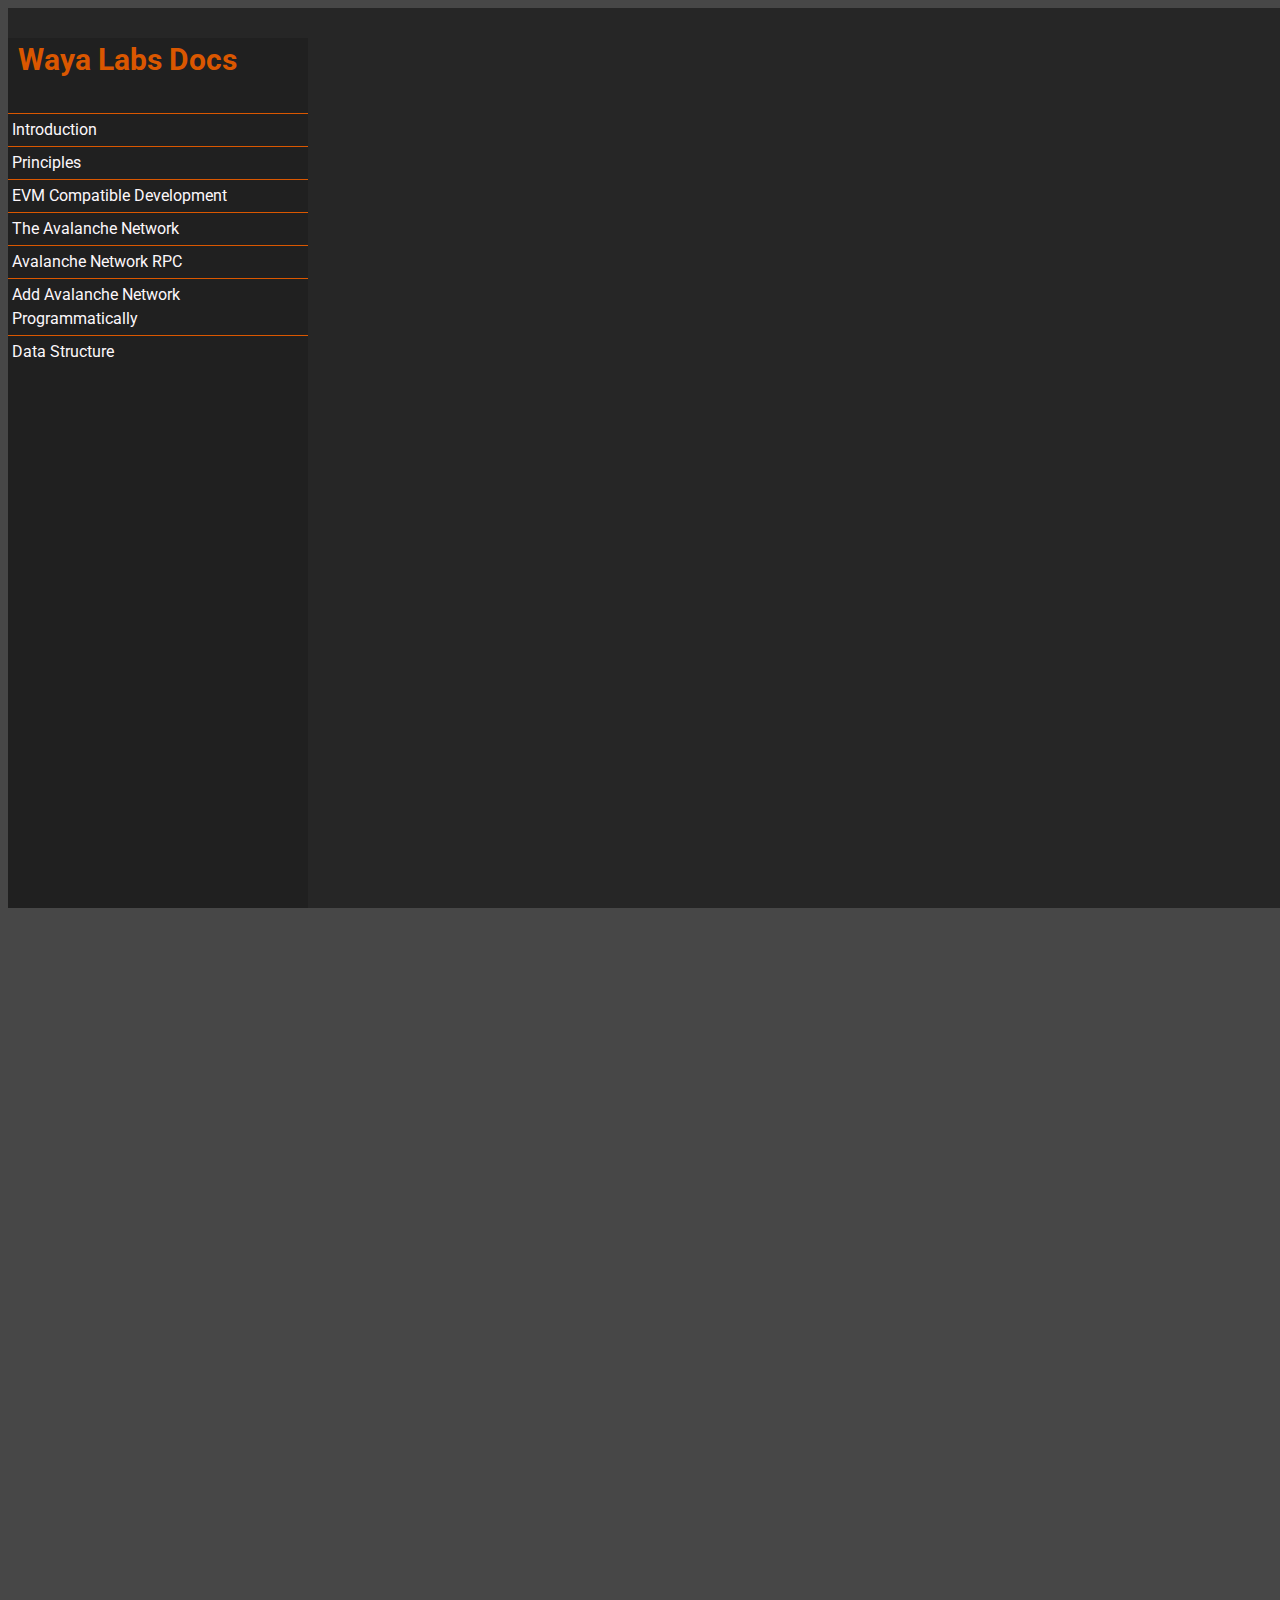
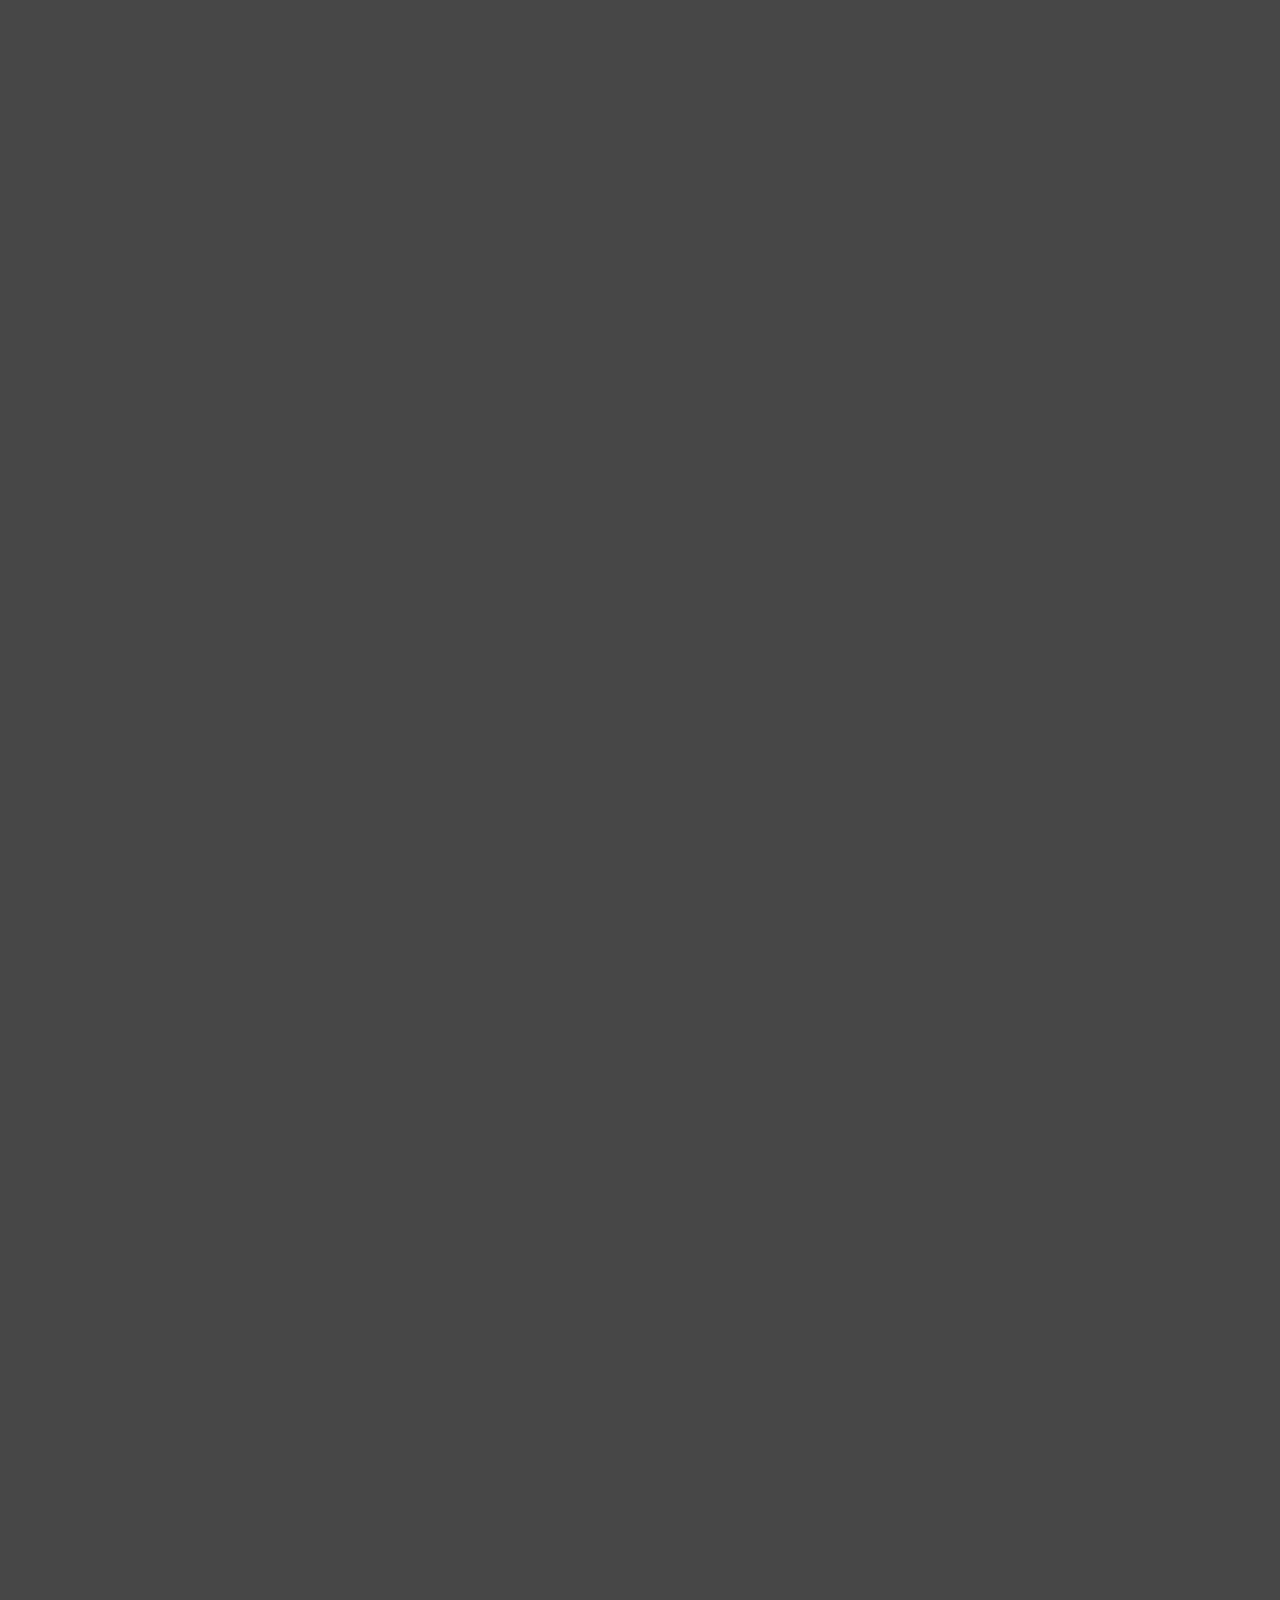
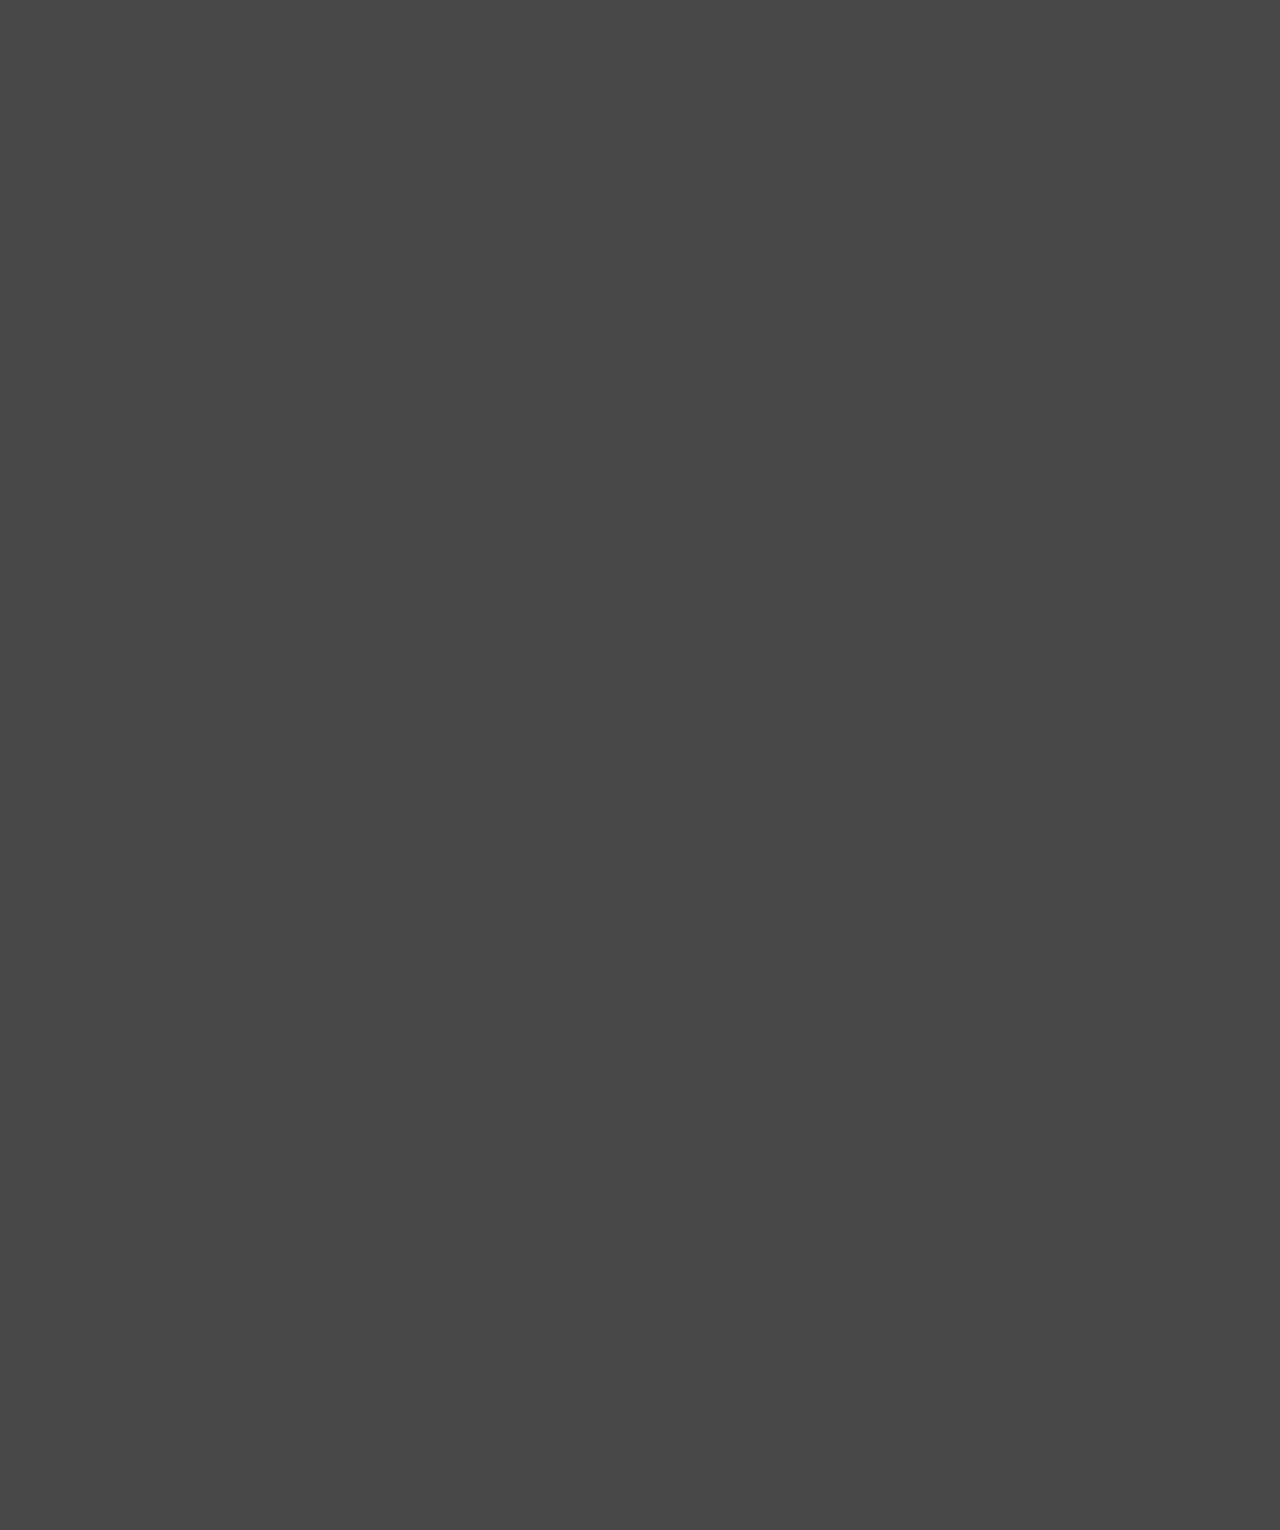
<file: fcc_responsiveweb/technical documentation/index.html>
<!DOCTYPE html><html lang="en">
  <head>
    <meta charset="UTF-8">
    <meta name="viewport" content="width=device-width, initial-scale=1.0">
    <title>waya docs</title>
    <link rel="icon" type="image/png" href="./images/waya-logo-bw.png">
    <link href="https://fonts.googleapis.com/css2?family=Roboto:wght@300;400&display=swap" rel="stylesheet">
    <link rel="stylesheet" type="text/css" href="./styles.css"/>
  </head>
  <body>
    <nav id="navbar">
      <header><h3>Waya Labs Docs</h3></header>
        <li><a class="nav-link" href="#Introduction">Introduction</a></li>
        <li><a class="nav-link" href="#Principles">Principles</a></li>
        <li><a class="nav-link" href="#EVM_Compatible_Development">EVM Compatible Development</a></li>
        <li><a class="nav-link" href="#The_Avalanche_Network">The Avalanche Network</a></li>
        <li><a class="nav-link" href="#Avalanche_Network_RPC">Avalanche Network RPC</a></li>
        <li><a class="nav-link" href="#Add_Avalanche_Network_Programmatically">Add Avalanche Network Programmatically</a></li>
        <li><a class="nav-link" href="#Data_Structure">Data Structure</a></li>
    </nav>

    <main id="main-doc">
      <section id="Introduction" class="main-section">
         <header><h3>Introduction</h3></header>
         <article>  
            <p>
              Waya Labs is a research and development Hub focus on blockchain innovation
              to drive mass adoption by building a Digital Sovereign Ecosystem (DSE) by
              integrating distributed web3 protocols to create a censorship resistance
              ecosystem for our community.
            </p>

            <p>
              Researching and testing creative and successful smart contract use cases are
              key to identify what works and what could be improved. allowing new solutions
              and utilities to emerge in a constant testing and development of new ways to
              participate in the blockchain revolution.
            </p>
              <ul>
                <li>
                  Our distributed applications will be designed with multiple insentive
                  based protocols such as work to earn for team members, learn to earn to attract
                  new users, and participate to earn to reward our community members and NFT holders
                  with access to special incubator presale allocations and a weekly lottery for
                  hodlers.
                </li>
                <li>
                  To ensure digital sovereignty it is necessary for each element of Waya Labs
                  ecosystem to operate as a distributed web3 protocol to minimize the risks
                  of a single point of failure. the initial versions might hace some centralized
                  web3 protocols temporarily, each new version will integrate decentralized interoperability
                  to replace previous centralized funtions.
                </li>
              </ul>
          </article>
        </section>
        <section id="Principles" class="main-section">
             <header><h3>Principles</h3></header>
             <article>
               <p>Research and development will focus on the following principles:</p>
                <ul>
                  <li>
                    <b>Digital Sovereign Ecosystems:</b> Build Waya Labs ecosystem on distributed networks, protocols and storage to ensure digital sovereignty for our participating community.
                  </li>
                  <li>
                    <b>Participatory Value Creation:</b> Waya Labs Team members and community will earn by participating in various forms to earn rewards, like liquidity staking, community building and work to earn initiative.
                  </li>
                  <li>
                    <b>Universal Basic Equity:</b> Community participation and deflationary tokenomics linked to automated NFT protocols will ensure value creation and build long lasting equity upside.
                  </li>
                </ul>
             </article>
        </section>
        <section id="EVM_Compatible_Development" class="main-section">
          <header><h3>EVM Compatible Development</h3></header>
          <article>
              <p>
                Ethereum has proven to be the leading blockchain platform to develop
                smart contracts, althought transaction fees remain high it is without
                a doubt the leader, altough some emerging chains are stablishing as
                some sustainable alternatives considering energy consumption, security
                and scalability abilities.
              </p>
              <p>
                Research of scalability problems in emerging Layer.1 protocols were
                key to identifying the blockchain we’ve chosen to build on.
              </p>
          </article>
        </section>
        <section id="The_Avalanche_Network" class="main-section">
          <header><h3>The Avalanche Network</h3></header>
          <article>
            <p>
              <b>Scalability:</b> designed to be massively scalable. Tri-chain structure
              with the core consensus engine is able to support a global network
              of potentially hundreds of millions of internet-connected, low latencies
              and very high transactions per second.
            </p>
            <p>
              <b>Security:</b> designed with robust high security. Avalanche provides a very
              strong guarantee of safety when the attacker is below a certain threshold,
              which can be parametrized by the system designer; it provides graceful
              degradation when the attacker exceeds this threshold. It can uphold safety
              guarantees even when the attacker exceeds 80%. It is the ﬁrst permission-less
              system to exceeds 51% attack safety threshold using the*SNOW consensus.
            </p>
            <p>
              <b>Decentralization:</b> commitment to multiple client implementations and no
              centralized control of any kind. The ecosystem is designed to avoid
              divisions between classes of users with different interests. Most importantly
              there is no distinction between miners, developers, and users, allowing
              private or public subnets to be created in a compatible environment with any
              programming language, each subnet then becomes a validator, and can also host
              it's own blockchain design and decentralized network.
            </p>
            <p>
              <b>Governance:</b> Avalanche is an inclusive platform, which enables anyone to
              connect to its network and participate in validation and governance. Any
              token holder can have a vote in selecting key ﬁnancial parameters and in
              choosing how the system evolves.
            </p>
            <p>
              <b>Interoperability:</b> designed to be a universal and ﬂexible infrastructure
              for a multitude of blockchains/assets, where the base $AVAX is used for security
              and as a unit of account for exchange. The Avalanche C-chain is a EVM dedicated
              for Smart contracts and dApp environments.
            </p>
          </article>
        </section>
        <section id="Avalanche_Network_RPC" class="main-section">
          <header><h3>Avalanche Network RPC</h3></header>
          <article>
            <p>
              You can access C-Chain through MetaMask, by defining a custom network.
              Go to MetaMask, log in, click the network dropdown, and select 'Custom RPC'.
              Data for Avalanche is as follows.
            </p>
              <h3>
                Avalanche Mainnet Settings:
              </h3>
                <code>
                  Network Name: Avalanche Mainnet C-Chain
                  New RPC URL: https://api.avax.network/ext/bc/C/rpc
                  ChainID: 43114
                  Symbol: AVAX
                  Explorer: https://snowtrace.io/
                </code>
              <h3>
                Avalanche Testnet Settings:
              </h3>
                <code>
                  Network Name: Avalanche FUJI C-Chain
                  New RPC URL: https://api.avax-test.network/ext/bc/C/rpc
                  ChainID: 43113
                  Symbol: AVAX
                  Explorer: https://testnet.snowtrace.io/
                </code>
            </article>
        </section>
        <section id="Add_Avalanche_Network_Programmatically" class="main-section">
          <header><h3>Add Avalanche Network Programmatically</h3></header>
          <article>
            <p>
              EIP-3035 is an Ethereum Improvement Proposal that defines an RPC method
              for adding Ethereum-compatible chains to wallet applications.
            </p>  
            <p>
              To add the Avalanche network to Metamask, we need to prepare t
              he data structures that will be contain all the necessary data.
            </p>
          </article>
        </section>
        <section id="Data_Structure" class="main-section">
          <header><h3>Data Structure</h3></header><article>
          <article>
            <h3>
              Main network data:
            </h3>
              <code>
                export const AVALANCHE_MAINNET_PARAMS = {
                chainId: '0xA86A',
                chainName: 'Avalanche Mainnet C-Chain',
                nativeCurrency: {
                name: 'Avalanche',
                symbol: 'AVAX',
                decimals: 18
                },
                rpcUrls: ['https://api.avax.network/ext/bc/C/rpc'],
                blockExplorerUrls: ['https://snowtrace.io/']
                }
              </code>
            <h3p> 
              Test network data: 
            </h3>
              <code>
                export const AVALANCHE_TESTNET_PARAMS = {
                chainId: '0xA869',
                chainName: 'Avalanche Testnet C-Chain',
                nativeCurrency: {
                name: 'Avalanche',
                symbol: 'AVAX',
                decimals: 18
                },
                rpcUrls: ['https://api.avax-test.network/ext/bc/C/rpc'],
                blockExplorerUrls: ['https://testnet.snowtrace.io/']
                }
              </code>
            <p>
              To add the network to MetaMask, we need to call the wallet_addEthereumChain method,
              exposed by the web3 provider.
            </p>
              <code> 
                function addAvalancheNetwork() {
                injected.getProvider().then(provider => {
                provider
                .request({
                method: 'wallet_addEthereumChain',
                params: [AVALANCHE_MAINNET_PARAMS]
                })
                .catch((error: any) => {
                console.log(error)
                })
                })
                }
              </code>
            <p>
              Where injected is initialized as a web3-react/injected-connector used to
              interface with MetaMask APIs. Usage for other popular web frameworks is similar.
            </p>    
             <h3>
               To add the test network replace:
             </h3> 
               <code>
                  AVALANCHE_MAINNET_PARAMS with AVALANCHE_TESTNET_PARAMS
               </code>
            <p>
              Typical usage pattern would be to expose a button calling that method if you get
              Wrong Network or Error connecting errors when attempting to establish a connection
              to MetaMask.
            </p>
          </article>
        </section>
    </main>
      <script src="script.js"></script>
  </body>
</html>
</file>
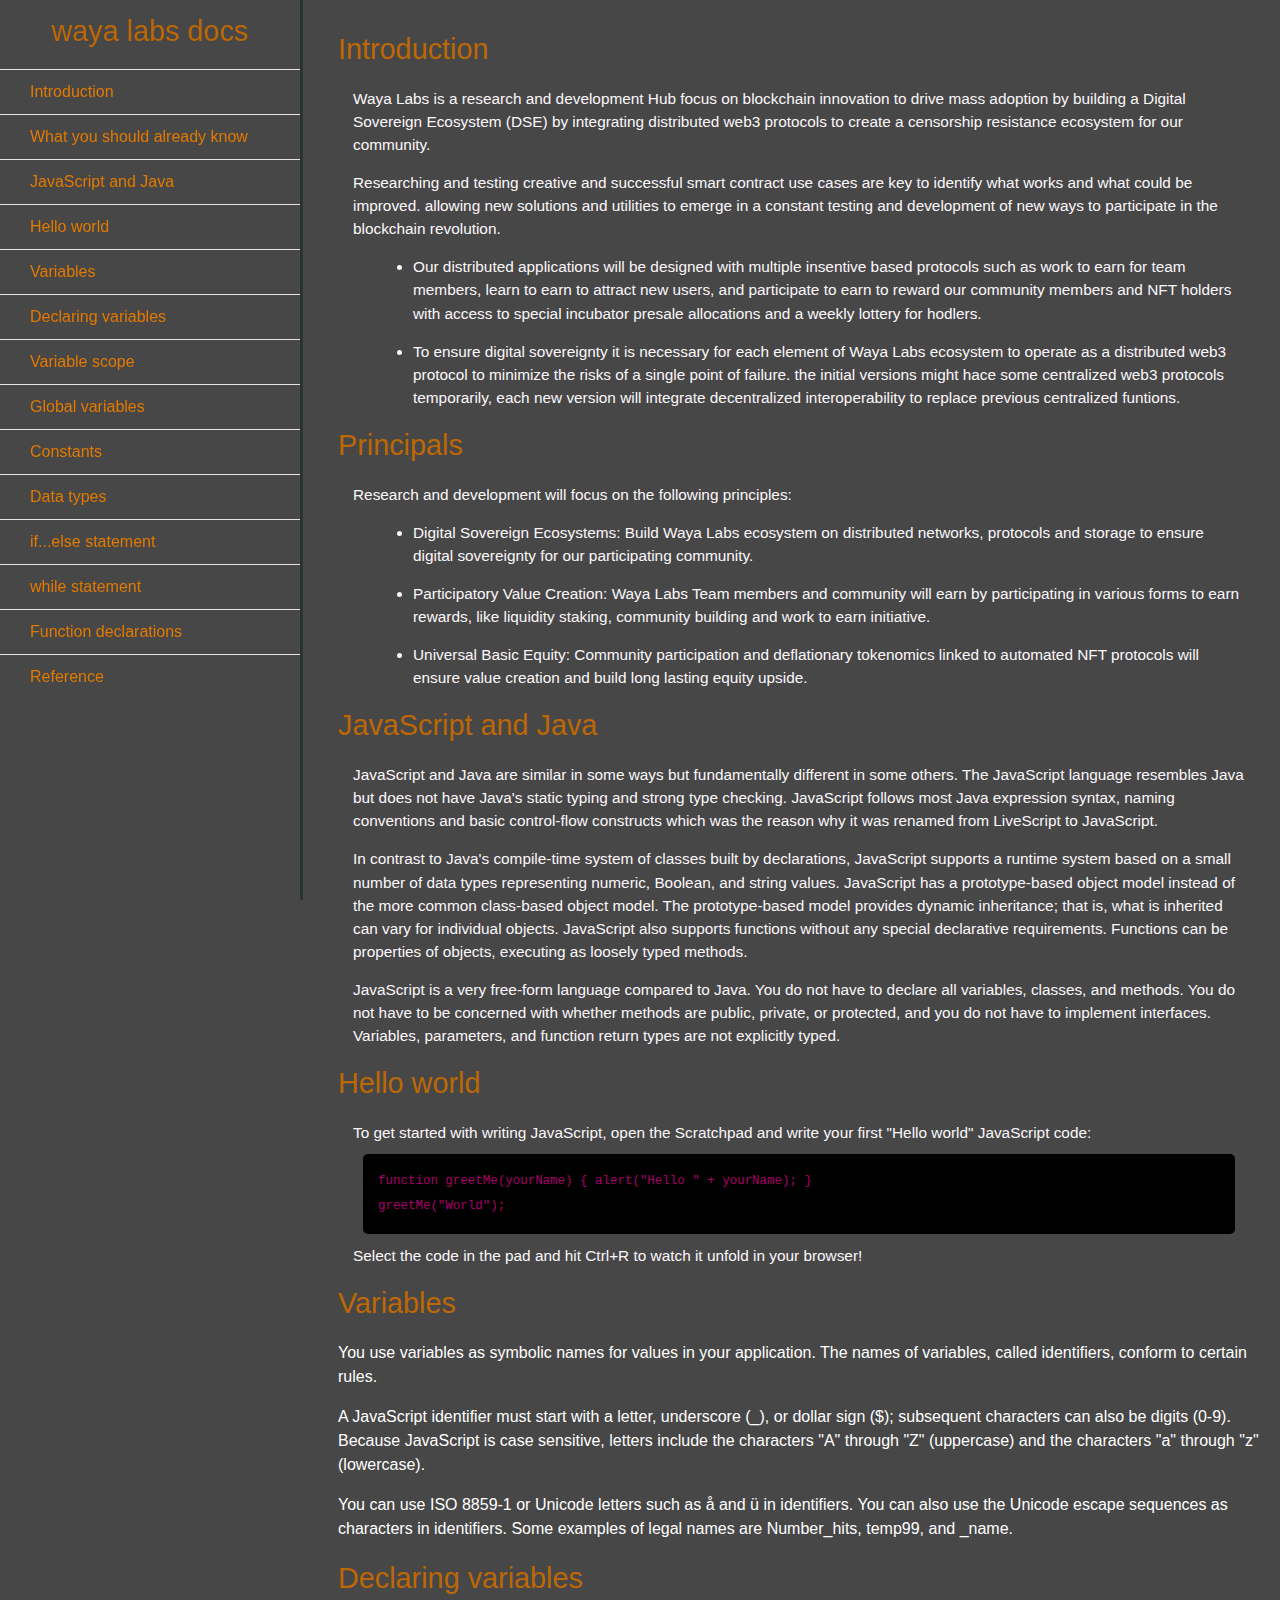
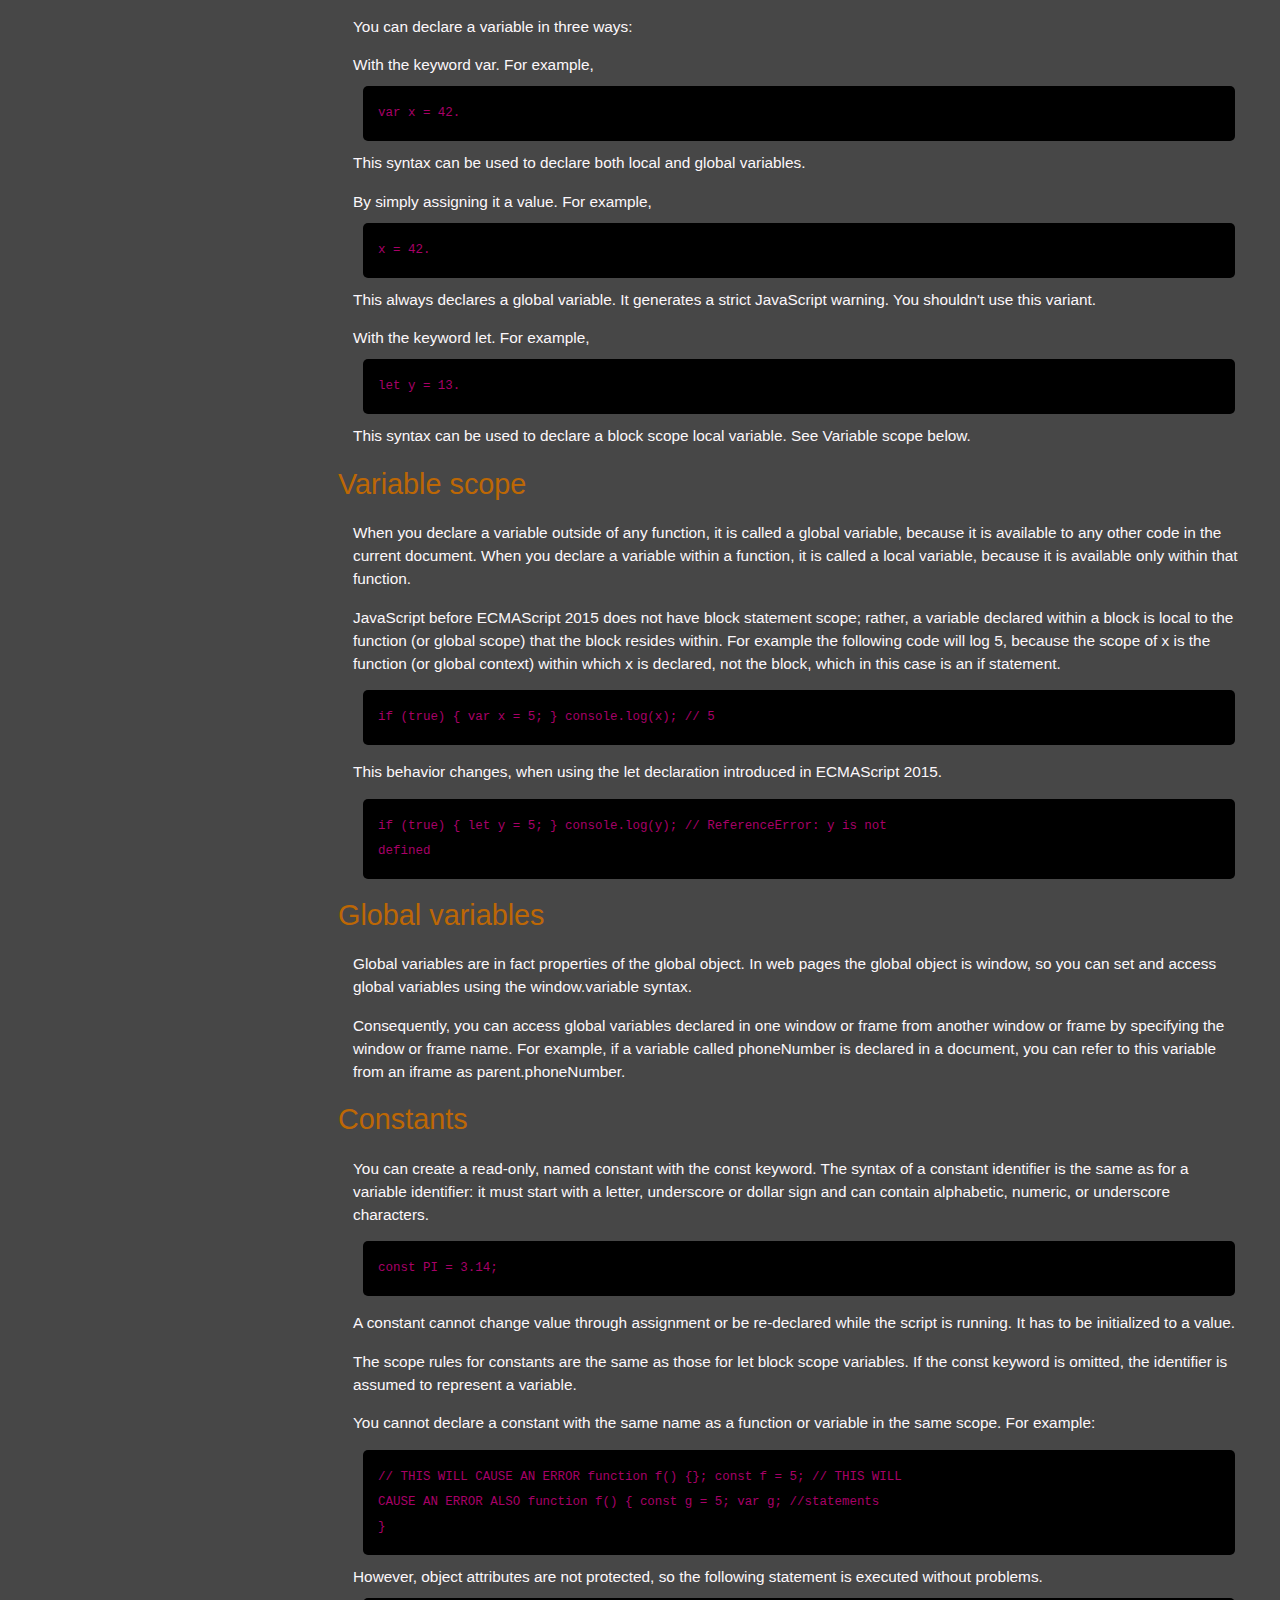
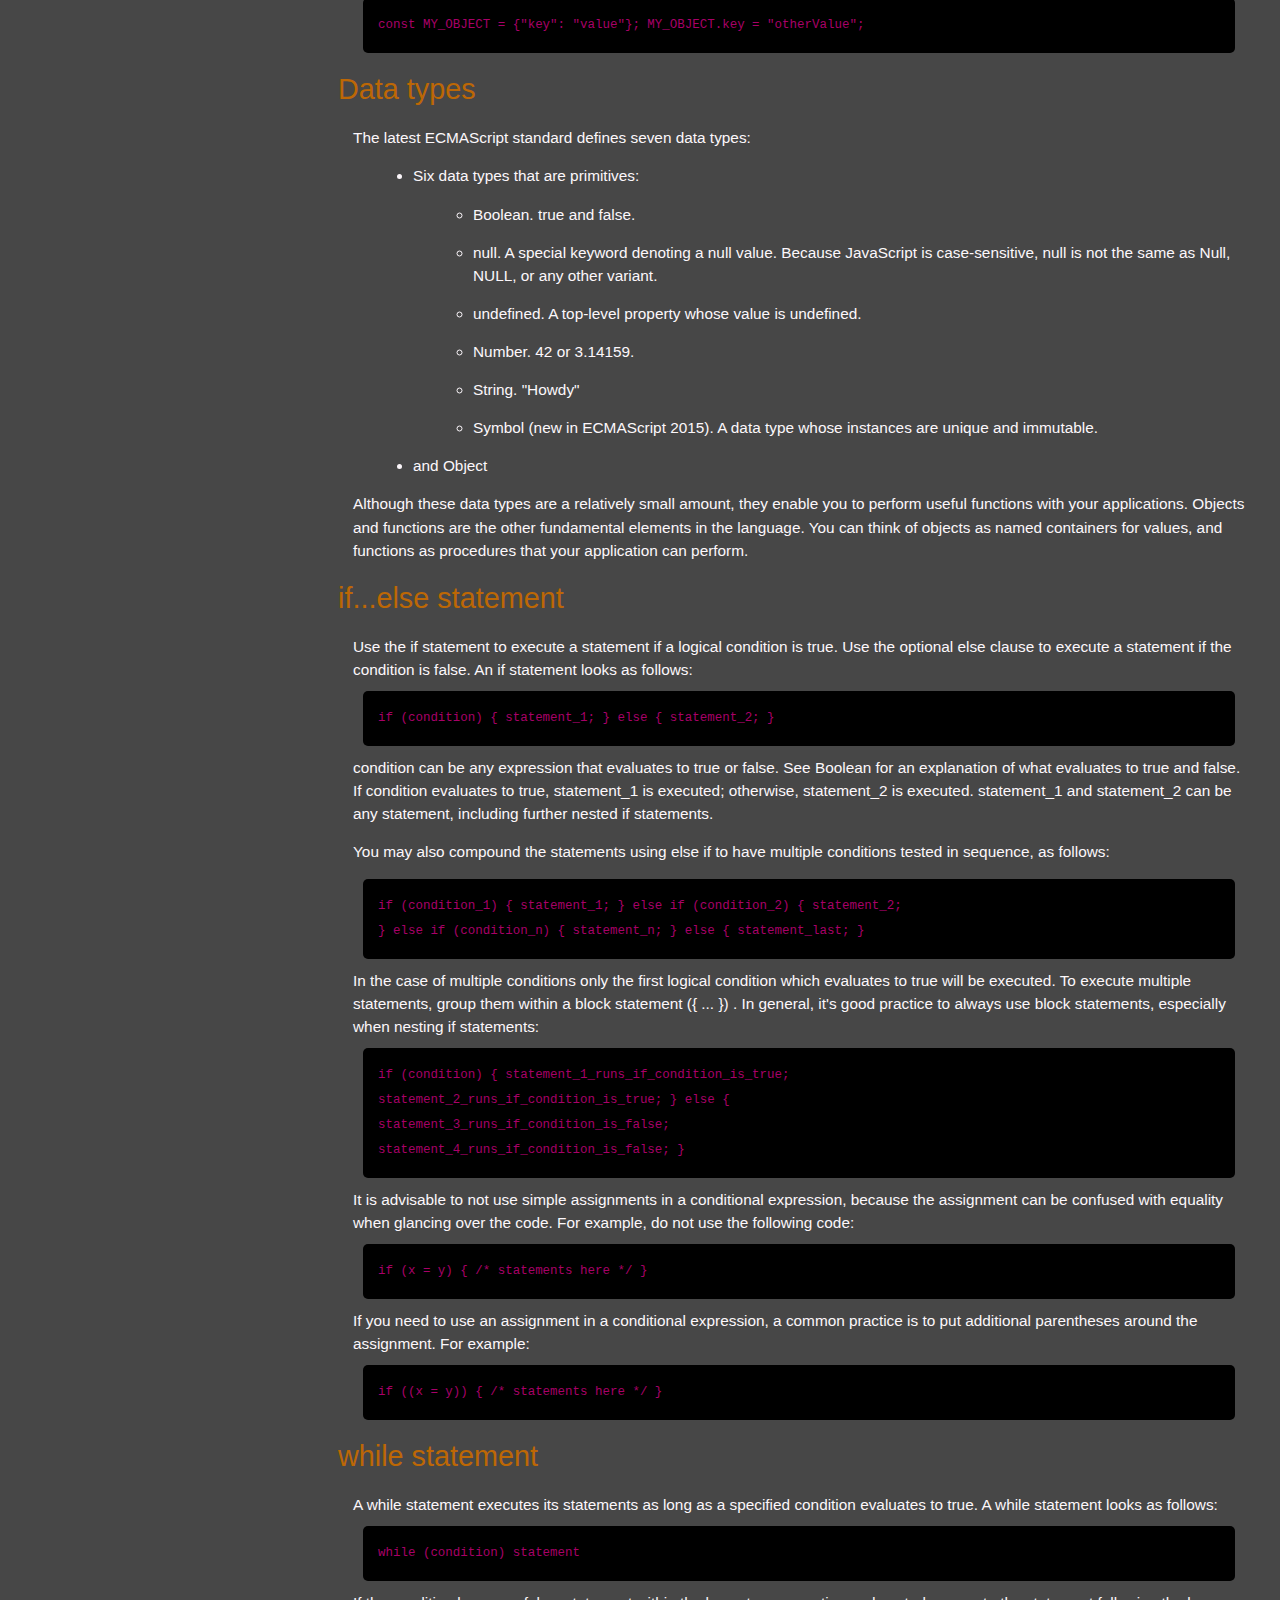
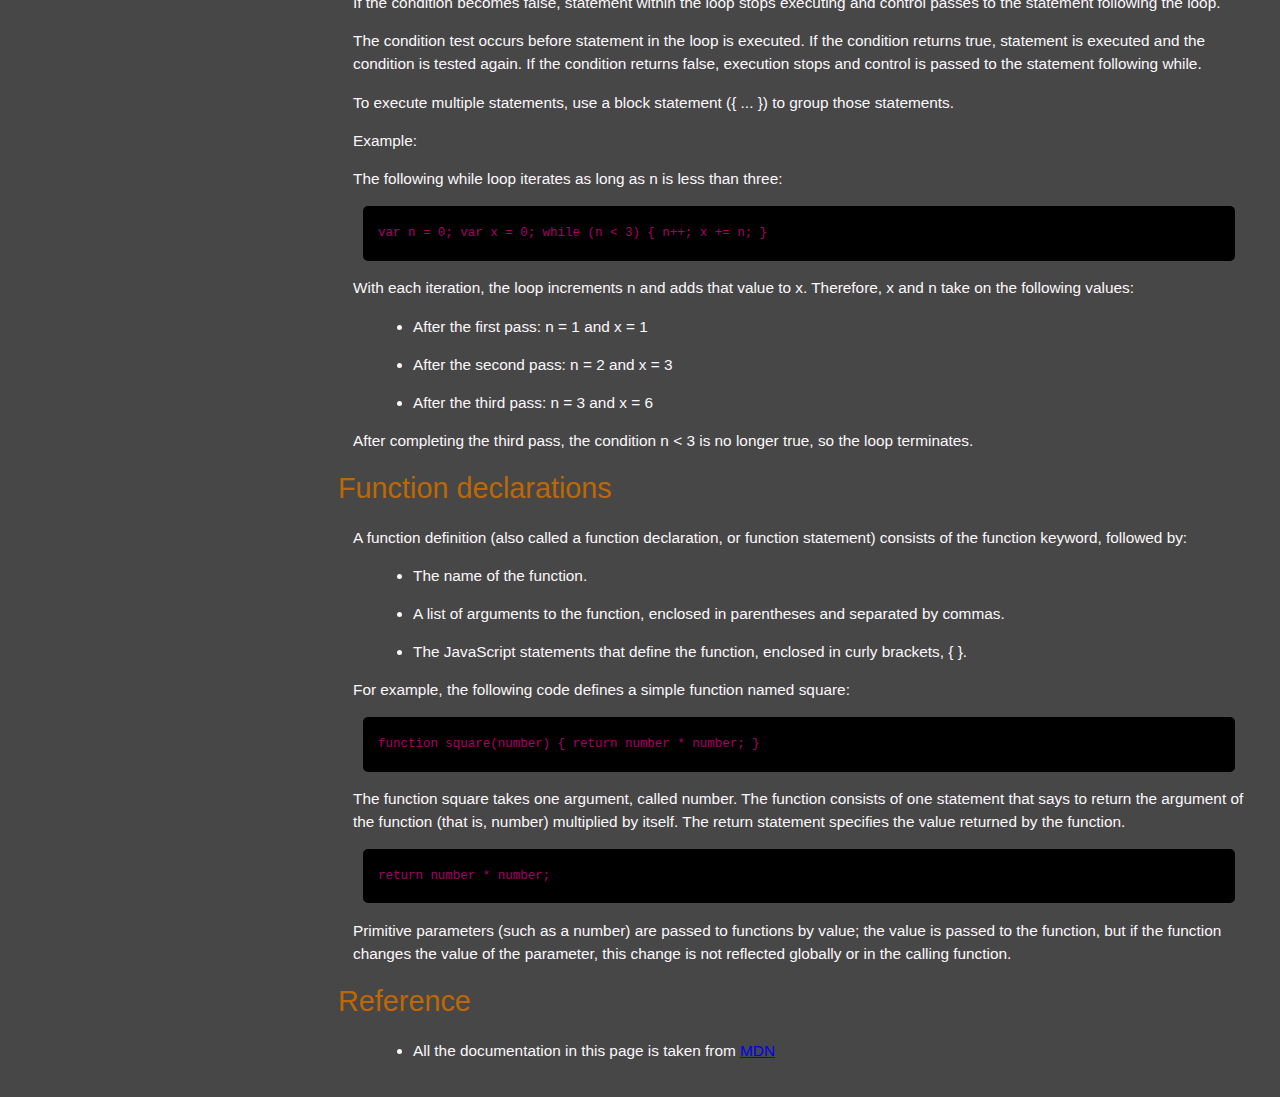
<file: freecodecamp/technical documentation/index.html>
<!DOCTYPE html>
<html lang="en">
<head>
  <meta charset="UTF-8">
  <meta name="viewport" content="width=device-width, initial-scale=1.0">
  <link rel="icon" type="image/png" href="./images/waya-logo-bw.png">
  <link href="https://fonts.googleapis.com/css2?family=Roboto:wght@300;400&display=swap" rel="stylesheet">
  <link rel="stylesheet" href="./style.css">
  <title>waya docs</title>


  <body>
  <nav id="navbar">
    <header>waya labs docs</header>
    <ul>
      <li><a class="nav-link" href="#Introduction">Introduction</a></li>
      <li>
        <a class="nav-link" href="#What_you_should_already_know"
          >What you should already know</a
        >
      </li>
      <li>
        <a class="nav-link" href="#JavaScript_and_Java">JavaScript and Java</a>
      </li>
      <li><a class="nav-link" href="#Hello_world">Hello world</a></li>
      <li><a class="nav-link" href="#Variables">Variables</a></li>
      <li>
        <a class="nav-link" href="#Declaring_variables">Declaring variables</a>
      </li>
      <li><a class="nav-link" href="#Variable_scope">Variable scope</a></li>
      <li><a class="nav-link" href="#Global_variables">Global variables</a></li>
      <li><a class="nav-link" href="#Constants">Constants</a></li>
      <li><a class="nav-link" href="#Data_types">Data types</a></li>
      <li>
        <a class="nav-link" href="#if...else_statement">if...else statement</a>
      </li>
      <li><a class="nav-link" href="#while_statement">while statement</a></li>
      <li>
        <a class="nav-link" href="#Function_declarations"
          >Function declarations</a
        >
      </li>
      <li><a class="nav-link" href="#Reference">Reference</a></li>
    </ul>
  </nav>
  <main id="main-doc">
    <section class="main-section" id="Introduction">
      <header>Introduction</header>
      <article>
        <p>
            Waya Labs is a research and development Hub focus on blockchain innovation
            to drive mass adoption by building a Digital Sovereign Ecosystem (DSE) by 
            integrating distributed web3 protocols to  create a censorship resistance 
            ecosystem for our community.
        </p>
  
        <p>
            Researching and testing creative and successful smart contract use cases are 
            key to identify what works and what could be improved. allowing new solutions 
            and utilities to emerge in a constant testing and development of new ways to 
            participate in the blockchain revolution.
        </p>
        <ul>
          <li>
            Our distributed applications will be designed with multiple insentive
            based protocols such as work to earn for team members, learn to earn to attract 
            new users, and participate to earn to reward our community members and NFT holders
            with access to special incubator presale allocations and a weekly lottery for 
            hodlers.
          </li>
          <li>
           To ensure digital sovereignty it is necessary for each element of Waya Labs 
           ecosystem to operate as a distributed web3 protocol to minimize the risks
           of a single point of failure. the initial versions might hace some centralized 
           web3 protocols temporarily, each new version will integrate decentralized interoperability
           to replace previous centralized funtions.
          </li>
        </ul>
      </article>
    </section>
    <section class="main-section" id="What_you_should_already_know">
      <header>Principals</header>
      <article>
        <p>Research and development will focus on the following principles:</p>
  
        <ul>
          <li>
            Digital Sovereign Ecosystems: Build Waya Labs ecosystem on distributed networks, protocols and storage to ensure digital sovereignty for our participating community. 
        </li>
          <li>Participatory Value Creation: Waya Labs Team members and community will earn by participating in various forms to earn rewards, like liquidity staking, community building and work to earn initiative.</li>
          <li>
            Universal Basic Equity: Community participation and deflationary tokenomics linked to automated NFT protocols will ensure value creation and build long lasting equity upside.
          </li>
        </ul>
      </article>
    </section>
    <section class="main-section" id="JavaScript_and_Java">
      <header>JavaScript and Java</header>
      <article>
        <p>
          JavaScript and Java are similar in some ways but fundamentally different
          in some others. The JavaScript language resembles Java but does not have
          Java's static typing and strong type checking. JavaScript follows most
          Java expression syntax, naming conventions and basic control-flow
          constructs which was the reason why it was renamed from LiveScript to
          JavaScript.
        </p>
  
        <p>
          In contrast to Java's compile-time system of classes built by
          declarations, JavaScript supports a runtime system based on a small
          number of data types representing numeric, Boolean, and string values.
          JavaScript has a prototype-based object model instead of the more common
          class-based object model. The prototype-based model provides dynamic
          inheritance; that is, what is inherited can vary for individual objects.
          JavaScript also supports functions without any special declarative
          requirements. Functions can be properties of objects, executing as
          loosely typed methods.
        </p>
        <p>
          JavaScript is a very free-form language compared to Java. You do not
          have to declare all variables, classes, and methods. You do not have to
          be concerned with whether methods are public, private, or protected, and
          you do not have to implement interfaces. Variables, parameters, and
          function return types are not explicitly typed.
        </p>
      </article>
    </section>
    <section class="main-section" id="Hello_world">
      <header>Hello world</header>
      <article>
        To get started with writing JavaScript, open the Scratchpad and write your
        first "Hello world" JavaScript code:
        <code
          >function greetMe(yourName) { alert("Hello " + yourName); }
          greetMe("World");
        </code>
  
        Select the code in the pad and hit Ctrl+R to watch it unfold in your
        browser!
      </article>
    </section>
    <section class="main-section" id="Variables">
      <header>Variables</header>
      <p>
        You use variables as symbolic names for values in your application. The
        names of variables, called identifiers, conform to certain rules.
      </p>
      <p>
        A JavaScript identifier must start with a letter, underscore (_), or
        dollar sign ($); subsequent characters can also be digits (0-9). Because
        JavaScript is case sensitive, letters include the characters "A" through
        "Z" (uppercase) and the characters "a" through "z" (lowercase).
      </p>
      <p>
        You can use ISO 8859-1 or Unicode letters such as å and ü in identifiers.
        You can also use the Unicode escape sequences as characters in
        identifiers. Some examples of legal names are Number_hits, temp99, and
        _name.
      </p>
    </section>
    <section class="main-section" id="Declaring_variables">
      <header>Declaring variables</header>
      <article>
        You can declare a variable in three ways:
        <p>
          With the keyword var. For example, <code>var x = 42.</code> This syntax
          can be used to declare both local and global variables.
        </p>
        <p>
          By simply assigning it a value. For example, <code>x = 42.</code> This
          always declares a global variable. It generates a strict JavaScript
          warning. You shouldn't use this variant.
        </p>
        <p>
          With the keyword let. For example,<code> let y = 13.</code> This syntax
          can be used to declare a block scope local variable. See Variable scope
          below.
        </p>
      </article>
    </section>
    <section class="main-section" id="Variable_scope">
      <header>Variable scope</header>
      <article>
        <p>
          When you declare a variable outside of any function, it is called a
          global variable, because it is available to any other code in the
          current document. When you declare a variable within a function, it is
          called a local variable, because it is available only within that
          function.
        </p>
  
        <p>
          JavaScript before ECMAScript 2015 does not have block statement scope;
          rather, a variable declared within a block is local to the function (or
          global scope) that the block resides within. For example the following
          code will log 5, because the scope of x is the function (or global
          context) within which x is declared, not the block, which in this case
          is an if statement.
        </p>
        <code>if (true) { var x = 5; } console.log(x); // 5</code>
        <p>
          This behavior changes, when using the let declaration introduced in
          ECMAScript 2015.
        </p>
  
        <code
          >if (true) { let y = 5; } console.log(y); // ReferenceError: y is not
          defined</code
        >
      </article>
    </section>
    <section class="main-section" id="Global_variables">
      <header>Global variables</header>
      <article>
        <p>
          Global variables are in fact properties of the global object. In web
          pages the global object is window, so you can set and access global
          variables using the window.variable syntax.
        </p>
  
        <p>
          Consequently, you can access global variables declared in one window or
          frame from another window or frame by specifying the window or frame
          name. For example, if a variable called phoneNumber is declared in a
          document, you can refer to this variable from an iframe as
          parent.phoneNumber.
        </p>
      </article>
    </section>
    <section class="main-section" id="Constants">
      <header>Constants</header>
      <article>
        <p>
          You can create a read-only, named constant with the const keyword. The
          syntax of a constant identifier is the same as for a variable
          identifier: it must start with a letter, underscore or dollar sign and
          can contain alphabetic, numeric, or underscore characters.
        </p>
  
        <code>const PI = 3.14;</code>
        <p>
          A constant cannot change value through assignment or be re-declared
          while the script is running. It has to be initialized to a value.
        </p>
  
        <p>
          The scope rules for constants are the same as those for let block scope
          variables. If the const keyword is omitted, the identifier is assumed to
          represent a variable.
        </p>
  
        <p>
          You cannot declare a constant with the same name as a function or
          variable in the same scope. For example:
        </p>
  
        <code
          >// THIS WILL CAUSE AN ERROR function f() {}; const f = 5; // THIS WILL
          CAUSE AN ERROR ALSO function f() { const g = 5; var g; //statements
          }</code
        >
        However, object attributes are not protected, so the following statement
        is executed without problems.
        <code
          >const MY_OBJECT = {"key": "value"}; MY_OBJECT.key = "otherValue";</code
        >
      </article>
    </section>
    <section class="main-section" id="Data_types">
      <header>Data types</header>
      <article>
        <p>The latest ECMAScript standard defines seven data types:</p>
        <ul>
          <li>
            <p>Six data types that are primitives:</p>
            <ul>
              <li>Boolean. true and false.</li>
              <li>
                null. A special keyword denoting a null value. Because JavaScript
                is case-sensitive, null is not the same as Null, NULL, or any
                other variant.
              </li>
              <li>undefined. A top-level property whose value is undefined.</li>
              <li>Number. 42 or 3.14159.</li>
              <li>String. "Howdy"</li>
              <li>
                Symbol (new in ECMAScript 2015). A data type whose instances are
                unique and immutable.
              </li>
            </ul>
          </li>
  
          <li>and Object</li>
        </ul>
        Although these data types are a relatively small amount, they enable you
        to perform useful functions with your applications. Objects and functions
        are the other fundamental elements in the language. You can think of
        objects as named containers for values, and functions as procedures that
        your application can perform.
      </article>
    </section>
    <section class="main-section" id="if...else_statement">
      <header>if...else statement</header>
      <article>
        Use the if statement to execute a statement if a logical condition is
        true. Use the optional else clause to execute a statement if the condition
        is false. An if statement looks as follows:
  
        <code>if (condition) { statement_1; } else { statement_2; }</code>
        condition can be any expression that evaluates to true or false. See
        Boolean for an explanation of what evaluates to true and false. If
        condition evaluates to true, statement_1 is executed; otherwise,
        statement_2 is executed. statement_1 and statement_2 can be any statement,
        including further nested if statements.
        <p>
          You may also compound the statements using else if to have multiple
          conditions tested in sequence, as follows:
        </p>
        <code
          >if (condition_1) { statement_1; } else if (condition_2) { statement_2;
          } else if (condition_n) { statement_n; } else { statement_last; }
        </code>
        In the case of multiple conditions only the first logical condition which
        evaluates to true will be executed. To execute multiple statements, group
        them within a block statement ({ ... }) . In general, it's good practice
        to always use block statements, especially when nesting if statements:
  
        <code
          >if (condition) { statement_1_runs_if_condition_is_true;
          statement_2_runs_if_condition_is_true; } else {
          statement_3_runs_if_condition_is_false;
          statement_4_runs_if_condition_is_false; }</code
        >
        It is advisable to not use simple assignments in a conditional expression,
        because the assignment can be confused with equality when glancing over
        the code. For example, do not use the following code:
        <code>if (x = y) { /* statements here */ }</code> If you need to use an
        assignment in a conditional expression, a common practice is to put
        additional parentheses around the assignment. For example:
  
        <code>if ((x = y)) { /* statements here */ }</code>
      </article>
    </section>
    <section class="main-section" id="while_statement">
      <header>while statement</header>
      <article>
        A while statement executes its statements as long as a specified condition
        evaluates to true. A while statement looks as follows:
  
        <code>while (condition) statement</code> If the condition becomes false,
        statement within the loop stops executing and control passes to the
        statement following the loop.
  
        <p>
          The condition test occurs before statement in the loop is executed. If
          the condition returns true, statement is executed and the condition is
          tested again. If the condition returns false, execution stops and
          control is passed to the statement following while.
        </p>
  
        <p>
          To execute multiple statements, use a block statement ({ ... }) to group
          those statements.
        </p>
  
        Example:
  
        <p>The following while loop iterates as long as n is less than three:</p>
  
        <code>var n = 0; var x = 0; while (n &lt; 3) { n++; x += n; }</code>
        <p>
          With each iteration, the loop increments n and adds that value to x.
          Therefore, x and n take on the following values:
        </p>
  
        <ul>
          <li>After the first pass: n = 1 and x = 1</li>
          <li>After the second pass: n = 2 and x = 3</li>
          <li>After the third pass: n = 3 and x = 6</li>
        </ul>
        <p>
          After completing the third pass, the condition n &lt; 3 is no longer
          true, so the loop terminates.
        </p>
      </article>
    </section>
    <section class="main-section" id="Function_declarations">
      <header>Function declarations</header>
      <article>
        A function definition (also called a function declaration, or function
        statement) consists of the function keyword, followed by:
  
        <ul>
          <li>The name of the function.</li>
          <li>
            A list of arguments to the function, enclosed in parentheses and
            separated by commas.
          </li>
          <li>
            The JavaScript statements that define the function, enclosed in curly
            brackets, { }.
          </li>
        </ul>
        <p>
          For example, the following code defines a simple function named square:
        </p>
  
        <code>function square(number) { return number * number; }</code>
        <p>
          The function square takes one argument, called number. The function
          consists of one statement that says to return the argument of the
          function (that is, number) multiplied by itself. The return statement
          specifies the value returned by the function.
        </p>
        <code>return number * number;</code>
        <p>
          Primitive parameters (such as a number) are passed to functions by
          value; the value is passed to the function, but if the function changes
          the value of the parameter, this change is not reflected globally or in
          the calling function.
        </p>
      </article>
    </section>
    <section class="main-section" id="Reference">
      <header>Reference</header>
      <article>
        <ul>
          <li>
            All the documentation in this page is taken from
            <a
              href="https://developer.mozilla.org/en-US/docs/Web/JavaScript/Guide"
              target="_blank"
              >MDN</a
            >
          </li>
        </ul>
      </article>
    </section>
  </main>
  
</html>
</file>
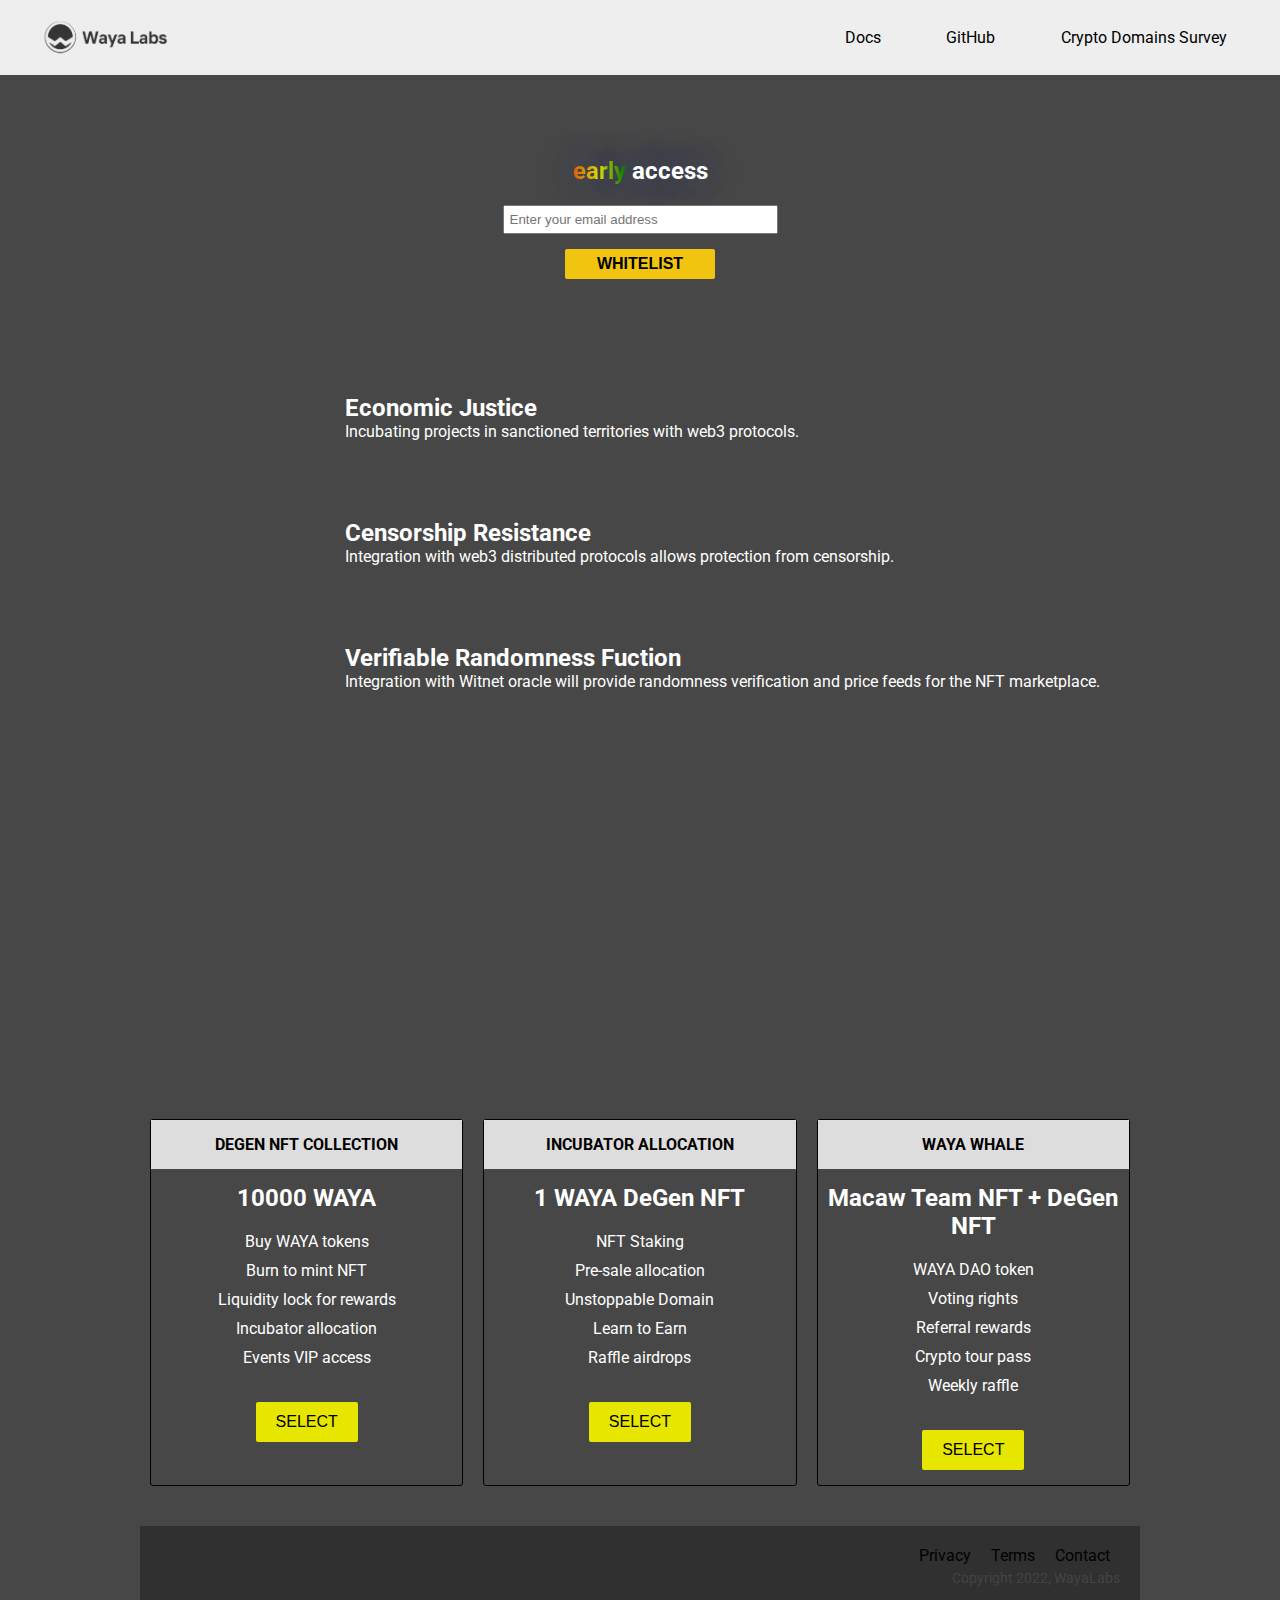
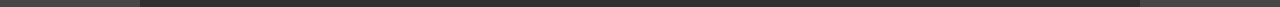
<file: freecodecamp/test pad/index.html>
<!DOCTYPE html>
<html lang="en">
<head>
    <meta charset="UTF-8">
    <meta name="viewport" content="width=device-width, initial-scale=1.0">
    
    <link rel="icon" type="image/png"  href="./images/wayalabs-logo-trans.png">
    <link href="https://fonts.googleapis.com/css2?family=Roboto:wght@300;400&display=swap" rel="stylesheet">
    <link rel="stylesheet" href="./styles.css">
    
    <title>landing-page</title>
   
</head>
<body>
    <div id="page-wrapper">

  <header id="header">
      <div class="logo">
        <img
        id="header-img"
        src="./images/wayalabs-logo-trans.png"
        alt="wayalabs-logo-trans"
        />
      </div>

      <nav id="nav-bar">
        <ul>
          <li><a class="nav-link" href="#docs">Docs</a></li>
          <li><a class="nav-link" href="#">GitHub</a></li>
          <li><a class="nav-link" href="#survey">Crypto Domains Survey</a></li>
        </ul>
      </nav>
  </header>

    <div class="container">

      <section id="hero">
        <h2 class="text-glow">
          <span class="text-gradient">early</span>
          <class="text-glow">access
        </h2>

        <form id="form" action="https://www.freecodecamp.com/email-submit">
          <input name="email" id="email" type="email" placeholder="Enter your email address" required />
          <input id="submit" type="submit" value="Whitelist" class="btn" />
        </form>
      </section>
<main>
      <div class="container">
        <section id="features">
          <div class="grid">
            <div class="icon"><i class="fa-hexagon-vertical-nft"></i></div>
            <div class="desc">
              <h2>Economic Justice</h2>
              <p>
                Incubating projects in sanctioned territories with web3 protocols.
              </p>
            </div>
          </div>
          <div class="grid">
            <div class="icon"><i class="fa fa-3x fa-truck"></i></div>
            <div class="desc">
              <h2>Censorship Resistance</h2>
              <p>
                Integration with web3 distributed protocols allows protection from censorship.
              </p>
            </div>
          </div>
          <div class="grid">
            <div class="icon">
              <i class="fa fa-3x fa-battery-full" aria-hidden="true"></i>
            </div>
            <div class="desc">
              <h2>Verifiable Randomness Fuction</h2>
              <p>
                Integration with Witnet oracle will provide randomness verification and price feeds for the NFT marketplace.
              </p>
            </div>
          </div>
        </section>
  </main>
  <section id="how-it-works">
    <iframe id="video" height="315" src="https://youtu.be/Zm6uZzZwLSg rel=0&amp;controls=0&amp;showinfo=0" frameborder="0" allowfullscreen></iframe>
  </section>
  <section id="pricing">
    <div class="product" id="tenor">
      <div class="level">DeGen NFT Collection</div>
      <h2>10000 WAYA</h2>
      <ol>
        <li>Buy WAYA tokens</li>
        <li>Burn to mint NFT</li>
        <li>Liquidity lock for rewards</li>
        <li>Incubator allocation</li>
        <li>Events VIP access</li>
      </ol>
      <button class="btn">Select</button>
    </div>
    <div class="product" id="bass">
      <div class="level">Incubator allocation</div>
      <h2>1 WAYA DeGen NFT</h2>
      <ol>
        <li>NFT Staking</li>
        <li>Pre-sale allocation</li>
        <li>Unstoppable Domain</li>
        <li>Learn to Earn</li>
        <li>Raffle airdrops</li>
      </ol>
      <button class="btn">Select</button>
    </div>
    <div class="product" id="valve">
      <div class="level">WAYA Whale</div>
      <h2>Macaw Team NFT + DeGen NFT
      </h2>
      <ol>
        <li>WAYA DAO token</li>
        <li>Voting rights</li>
        <li>Referral rewards</li>
        <li>Crypto tour pass</li>
        <li>Weekly raffle</li>
      </ol>
      <button class="btn">Select</button>
    </div>
  </section>
  <footer>
    <ul>
      <li><a href="#">Privacy</a></li>
      <li><a href="#">Terms</a></li>
      <li><a href="#">Contact</a></li>
    </ul>
    <span>Copyright 2022, WayaLabs </span>
  </footer>

</body>
</html>
</file>
<file: fcc_responsiveweb/technical documentation/styles.css>
@import url("https://fonts.googleapis.com/css2?family=Roboto:wght@400;700&display=swap");

html,
body {
  width: 100%;
  height: 100%;
  color: #fcf7fb;
  background-color: #1f1f1fd2;
  font-family: 'Roboto', sans-serif;
  line-height: 1.5;
  overflow-x: hidden;
}

header {
  color: #da5700;
  font-size: 30px;
  margin: 10px;
  font-size: 1.8em;
  font-weight:thin;
}
#navbar {
  position: relative;
  background-color: #1f1f1fd2;
  min-width: 290px;
  top: 0;
  left: 0;
  width: 300px;
  height: 100%;
  margin-bottom: 10px;
}

#navbar header {
  color: #da5700;
  font-size: 20px;
  font-size: 1.6em;  
}

#navbar ul {
  height: 88%;
  padding: 2.5x;
  border-radius: 10%;
  color: #1f1f1fd2;
  overflow-y: auto;
  overflow-x: auto;
  border: 1px ;
  list-style: none;
  position: relative;
  left: -20px;
  padding: 15px;
  border-bottom: dotted 1px;
}

#navbar li {
  color: #da5700;
  border-top: 1px solid;
  list-style: none;
  position: relative;
  width: 100%;
}

#navbar a {
  display: block;
  padding: 4px;
  color: #fcf7fb;
  text-decoration: none;
  cursor: pointer;
}
#main-doc header {
  position: center;
  font-size: 30px;
  margin: 10px;
  padding: 0px;
  font-size:  1.8em;
  font-weight: thin;
}

#main-doc {
  position: relative;
  margin-left: 10px;
  padding: 20px;
  margin-bottom: 110px;
}

section article {
  color: #fcf7fb;
  margin: 15px;
  font-size: 0.96em;
}

section li {
  margin: 15px 0px 0px 20px;
}

code {
  color: #b0bd02;  
  display: block;
  text-align: left;
  white-space: pre-line;
  position: relative;
  word-break: normal;
  word-wrap: normal;
  line-height: 2;
  background-color: #000000;
  padding: 15px;
  margin: 10px;
  border-radius: 10px;
}

@media only screen and (max-width: 815px) {
  /* For mobile phones: */
  #navbar ul {
    border: 1px solid;
    height: 207px;
  }

  #navbar {
    background-color:#1f1f1fd2;
    position: absolute;
    top: 0;
    padding: 0;
    margin: 0;
    width: 100%;
    max-height: 275px;
    border: none;
    z-index: 1;
    border-bottom: 2px solid;
  }

  #main-doc {
    position: relative;
    margin-left: 0px;
    margin-top: 270px;
  }
}

@media only screen and (max-width: 400px) {
  #main-doc {
    margin-left: -10px;
  }

  code {
    margin-left: -20px;
    width: 100%;
    padding: 15px;
    padding-left: 10px;
    padding-right: 45px;
    min-width: 233px;
  }
}
</file>
<file: freecodecamp/technical documentation/style.css>
html,
body {
  min-width: 290px;
  color: #fff;
  background-color: #474747;
  font-family: 'Open Sans', Arial, sans-serif;
  line-height: 1.5;
}

#navbar {
  position: fixed;
  min-width: 290px;
  top: 0px;
  left: 0px;
  width: 300px;
  height: 100%;
  border-right: solid;
  border-color: rgba(0, 22, 22, 0.4);
}

header {
  color: #bd6705;
  margin: 10px;
  text-align: center;
  font-size: 1.8em;
  font-weight: thin;
}

#main-doc header {
  text-align: left;
  margin: 0px;
}

#navbar ul {
  height: 88%;
  padding: 0;
  overflow-y: auto;
  overflow-x: hidden;
}

#navbar li {
  color: #ebe4dc;
  border-top: 1px solid;
  list-style: none;
  position: relative;
  width: 100%;
}

#navbar a {
  display: block;
  padding: 10px 30px;
  color: #e27900;
  text-decoration: none;
  cursor: pointer;
}

#main-doc {
  position: absolute;
  margin-left: 310px;
  padding: 20px;
  margin-bottom: 110px;
}

section article {
  color: #fcf7fb;
  margin: 15px;
  font-size: 0.96em;
}

section li {
  margin: 15px 0px 0px 20px;
}

code {
  color: #a80068;  
  display: block;
  text-align: left;
  white-space: pre-line;
  position: relative;
  word-break: normal;
  word-wrap: normal;
  line-height: 2;
  background-color: #000000;
  padding: 15px;
  margin: 10px;
  border-radius: 5px;
}

@media only screen and (max-width: 815px) {
  /* For mobile phones: */
  #navbar ul {
    border: 1px solid;
    height: 207px;
  }

  #navbar {
    background-color: white;
    position: absolute;
    top: 0;
    padding: 0;
    margin: 0;
    width: 100%;
    max-height: 275px;
    border: none;
    z-index: 1;
    border-bottom: 2px solid;
  }

  #main-doc {
    position: relative;
    margin-left: 0px;
    margin-top: 270px;
  }
}

@media only screen and (max-width: 400px) {
  #main-doc {
    margin-left: -10px;
  }

  code {
    margin-left: -20px;
    width: 100%;
    padding: 15px;
    padding-left: 10px;
    padding-right: 45px;
    min-width: 233px;
  }
}
</file>
<file: freecodecamp/test pad/styles.css>
@import "https://fonts.googleapis.com/css?family=Lato:400,700";

* {
  margin: 0;
  padding: 0;
  box-sizing: border-box;
}

body {
  color: white;
  background-color: #474747;
  font-family: "Roboto", sans-serif;
}

#page-wrapper {
  position: relative;
}

li {
  list-style: none;
}

a {
  color: #000;
  text-decoration: none;
}

/** global classes styling **/

/* https://thegraph.com/en/ */
.text-glow {
  text-shadow: 0 0 80px rgb(192 219 255 / 35%), 0 0 32px rgb(65 120 255 / 24%);
}

/* https://rareblocks.xyz/ */
.text-gradient {
  background: linear-gradient(to right, #e25e00, #e6e600, #008000);
  -webkit-background-clip: text;
  -webkit-text-fill-color: transparent;
}

.container {
  max-width: 1000px;
  width: 100%;
  margin: 0 auto;
}

.btn {
  padding: 0 20px;
  height: 40px;
  font-size: 1em;
  font-weight: 900;
  text-transform: uppercase;
  border: 3px black solid;
  border-radius: 2px;
  background: transparent;
  cursor: pointer;
}

.grid {
  display: flex;
}

#header {
  position: flex;
  top: 0;
  min-height: 75px;
  padding: 0px 20px;
  display: flex;
  justify-content: space-around;
  align-items: center;
  background-color: #eee;
}

@media (max-width: 600px) {
  header {
    flex-wrap: wrap;
  }
}

.logo {
  width: 100%;
}

@media (max-width: 600px) {
  .logo {
    margin-top: 15px;
    width: 100%;
    position: relative;
  }
}

.logo > img {
  width: 100%;
  height: 100%;
  max-width: 132px;
  display: flex;
  justify-content: center;
  align-items: center;
  text-align: center;
  margin-left: 20px;
}

@media (max-width: 650px) {
  .logo > img {
    margin: 0 auto;
  }
}

nav {
  font-weight: 400;
}

@media (max-width: 650px) {
  nav {
    margin-top: 10px;
    width: 100%;
    display: flex;
    flex-direction: column;
    align-items: center;
    text-align: center;
    padding: 0 50px;
  }
  nav li {
    padding-bottom: 5px;
  }
}

nav > ul {
  width: 35vw;
  display: flex;
  flex-direction: row;
  justify-content: space-around;
}

@media (max-width: 650px) {
  nav > ul {
    flex-direction: column;
  }
}

#nav-bar {
}
#hero {
  display: flex;
  flex-direction: column;
  align-items: center;
  justify-content: center;
  text-align: center;
  height: 200px;
  margin-top: 50px;
}

#hero > h2 {
  margin-bottom: 20px;
  word-wrap: break-word;
}

#hero input[type="email"] {
  max-width: 275px;
  width: 100%;
  padding: 5px;
}

#hero input[type="submit"] {
  max-width: 150px;
  width: 100%;
  height: 30px;
  margin: 15px 0;
  border: 0;
  background-color: #f1c40f;
}

#hero input[type="submit"]:hover {
  background-color: orange;
  transition: background-color 1s;
}

@media (max-width: 650px) {
  #hero {
    margin-top: 120px;
  }
}

#features {
  margin-top: 30px;
}

#features .icon {
  display: flex;
  align-items: center;
  justify-content: center;
  height: 125px;
  width: 20vw;
  color: darkorange;
}

@media (max-width: 550px) {
  #features .icon {
    display: none;
  }
}

#features .desc {
  display: flex;
  flex-direction: column;
  justify-content: center;
  height: 125px;
  width: 80vw;
  padding: 5px;
}

@media (max-width: 550px) {
  #features .desc {
    width: 100%;
    text-align: center;
    padding: 0;
    height: 150px;
  }
}

@media (max-width: 650px) {
  #features {
    margin-top: 0;
  }
}

#hero {
  margin-top: 50px;
  display: flex;
  justify-content: center;
}

#how-it-works > iframe {
  max-width: 560px;
  width: 100%;
}

#pricing {
  margin-top: 60px;
  display: flex;
  flex-direction: row;
  justify-content: center;
}

.product {
  display: flex;
  flex-direction: column;
  align-items: center;
  text-align: center;
  width: calc(100% / 3);
  margin: 10px;
  border: 1px solid #000;
  border-radius: 3px;
}

.product > .level {
  background-color: #ddd;
  color: black;
  padding: 15px 0;
  width: 100%;
  text-transform: uppercase;
  font-weight: 700;
}

.product > h2 {
  margin-top: 15px;
}

.product > ol {
  margin: 15px 0;
}

.product > ol > li {
  padding: 5px 0;
}

.product > button {
  border: 0;
  margin: 15px 0;
  background-color: #e6e600;
  font-weight: 400;
}

.product > button:hover {
  background-color: orange;
  transition: background-color 1s;
}

@media (max-width: 800px) {
  #pricing {
    flex-direction: column;
  }
  .product {
    max-width: 300px;
    width: 100%;
    margin: 0 auto;
    margin-bottom: 10px;
  }
}

footer {
  margin-top: 30px;
  background-color: #303030;
  padding: 20px;
}

footer > ul {
  display: flex;
  justify-content: flex-end;
}

footer > ul > li {
  padding: 0 10px;
}

footer > span {
  margin-top: 5px;
  display: flex;
  justify-content: flex-end;
  font-size: 0.9em;
  color: #444;
}
</file>
